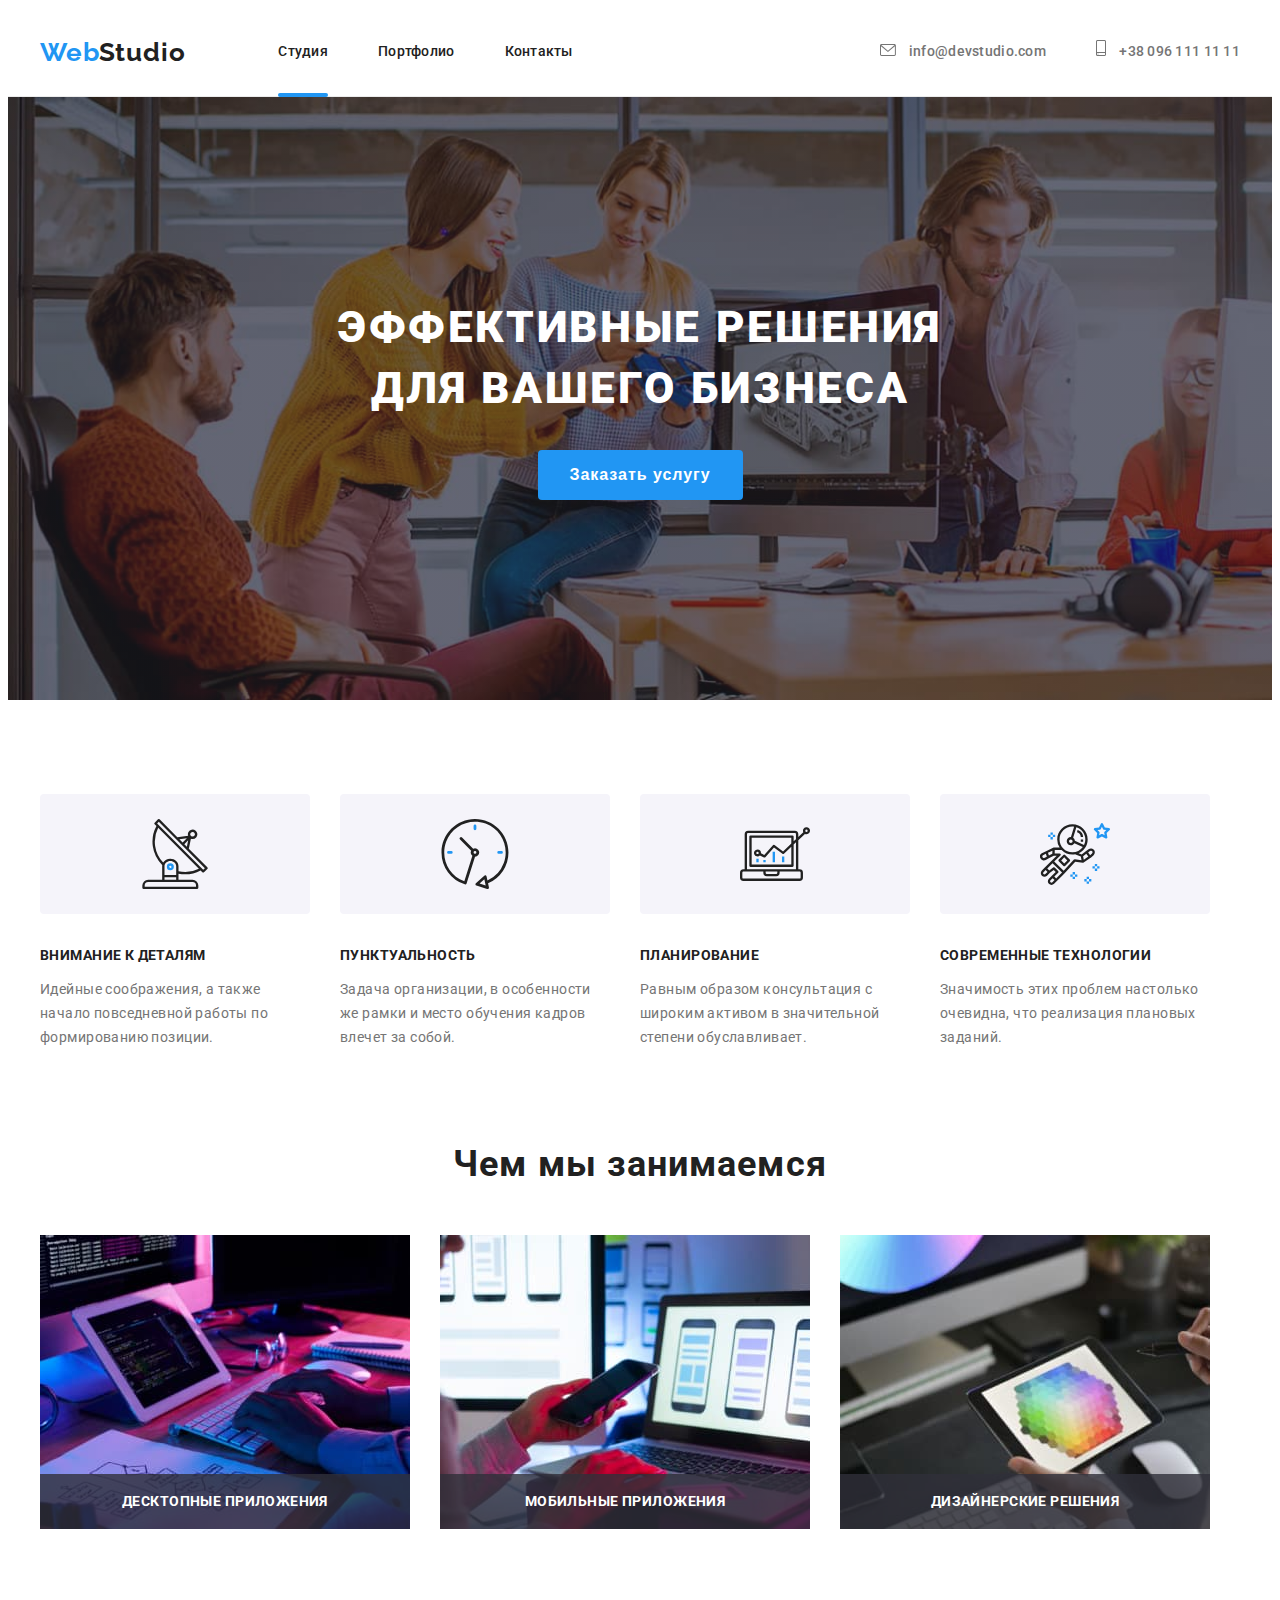
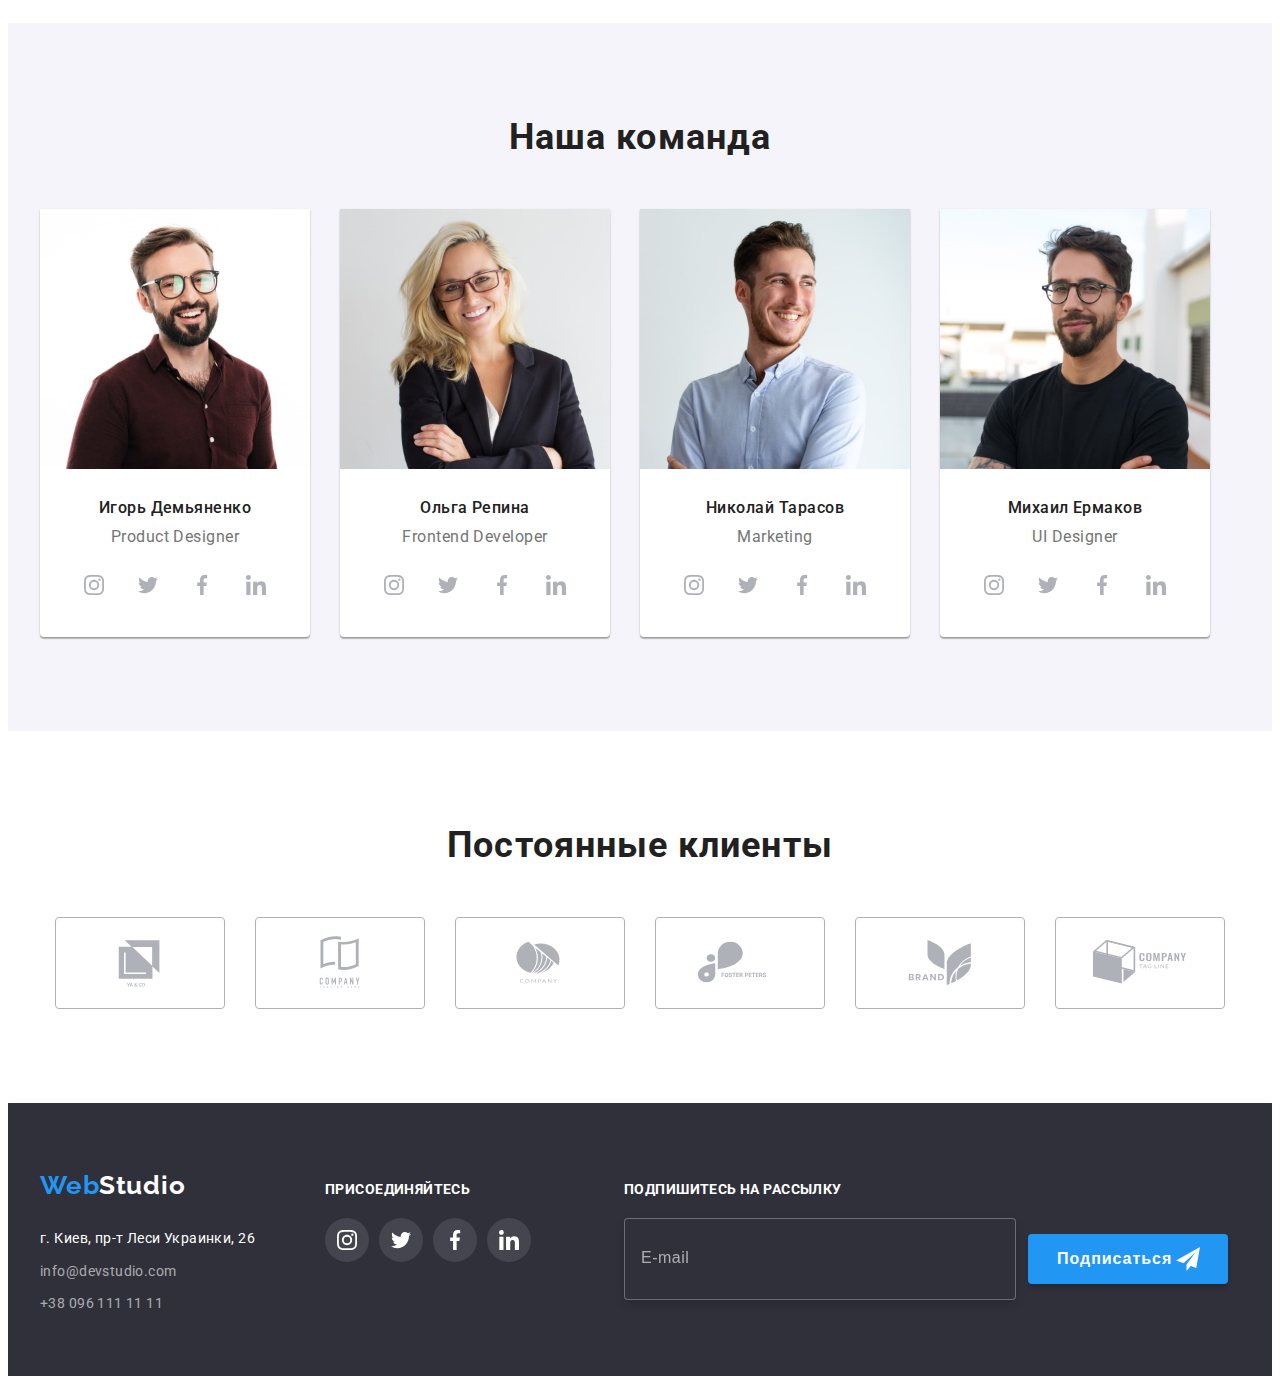
<file: index.html>
<!DOCTYPE html>
<html lang="ru">

<head>
  <meta charset="UTF-8" />
  <meta http-equiv="X-UA-Compatible" content="IE=edge" />
  <meta name="viewport" content="width=device-width, initial-scale=1.0" />
  <title>WebStudio</title>
  <link
    href="https://fonts.googleapis.com/css2?family=Montserrat:wght@400;700&family=Raleway:wght@700&family=Roboto:wght@400;500;700;900&display=swap"
    rel="stylesheet" />
  <link rel="stylesheet" href="https://cdnjs.cloudflare.com/ajax/libs/modern-normalize/1.1.0/modern-normalize.min.css"
    integrity="sha512-wpPYUAdjBVSE4KJnH1VR1HeZfpl1ub8YT/NKx4PuQ5NmX2tKuGu6U/JRp5y+Y8XG2tV+wKQpNHVUX03MfMFn9Q=="
    crossorigin="anonymous" referrerpolicy="no-referrer" />
  <link rel="stylesheet" href="./css/main.css" />
</head>

<body>
  <!-- Шапка -->
  <header class="header-page">
    <div class="conteiner nav--center">
      <nav class="site-nav">
        <a href="./index.html" class="">
          <span class="site-nav__first-name">Web</span>
          <span class="site-nav__second-name">Studio</span>
        </a>
        <ul class="site-nav__text">
          <li class="site-nav__item">
            <a href="./index.html" class="site-nav__link site-nav__link--current">Студия</a>
          </li>
          <li class="site-nav__item">
            <a href="./portfolio.html" class="site-nav__link">Портфолио</a>
          </li>
          <li class="site-nav__item"><a href="" class="site-nav__link">Контакты</a></li>
        </ul>
      </nav>
      <div>
        <ul class="contacts">
          <li class="contacts__item">
            <a href="mailto:info@devstudio.com" class="contacts__link ">
              <svg class="contacts__icon-envelope">
                <use href="./images/icons/icons.svg#icon-envelope"></use>
              </svg>
              info@devstudio.com</a>
          </li>
          <li class="contacts__item">
            <a href="tel:+380961111111" class="contacts__link ">
              <svg class="contacts__icon-smartphone">
                <use href="./images/icons/icons.svg#icon-smartphone"></use>
              </svg>
              +38 096 111 11 11</a>
          </li>
        </ul>
      </div>
    </div>
  </header>
  <main>
    <!--Контент-->
    <section class="hero">
      <div class="conteiner">
        <h1 class="hero__title">
          Эффективные решения <br />
          для вашего бизнеса
        </h1>
        <button type="button" class="hero__button" data-modal-open>
          Заказать услугу
        </button>
      </div>
    </section>
    <section class="section">
      <div class="conteiner ">
        <h2 class="visually-hidden">Преимущества</h2>
        <ul class="features-item">
          <li class="features__text">
            <div class="features__icon">
              <svg width="70px" height="70px">
                <use href="./images/icons/icons.svg#icon-antenna"></use>
              </svg>
            </div>
            <h3 class="features__title">Внимание к деталям</h3>
            <p>
              Идейные соображения, а также начало повседневной работы по
              формированию позиции.
            </p>
          </li>
          <li class="features__text">
            <div class="features__icon">
              <svg width="70px" height="70px">
                <use href="./images/icons/icons.svg#icon-clock"></use>
              </svg>
            </div>
            <h3 class="features__title">Пунктуальность</h3>
            <p>
              Задача организации, в особенности же рамки и место обучения
              кадров влечет за собой.
            </p>
          </li>
          <li class="features__text">
            <div class="features__icon">
              <svg width="70px" height="70px">
                <use href="./images/icons/icons.svg#icon-diagram"></use>
              </svg>
            </div>
            <h3 class="features__title">Планирование</h3>
            <p>
              Равным образом консультация с широким активом в значительной
              степени обуславливает.
            </p>
          </li>
          <li class="features__text">
            <div class="features__icon">
              <svg width="70px" height="70px">
                <use href="./images/icons/icons.svg#icon-astronaut"></use>
              </svg>
            </div>
            <h3 class="features__title">Современные технологии</h3>
            <p>
              Значимость этих проблем настолько очевидна, что реализация
              плановых заданий.
            </p>
          </li>
        </ul>
      </div>
    </section>
    <!--Чем мы занимаемся-->
    <section class="specialization-page">
      <div class="conteiner specialization-list">
        <h2 class="specialization">Чем мы занимаемся</h2>
        <div>
          <ul class="pictures">
            <li class="pictures-items">
              <div class="thumb">
                <p class="pictures-label">Десктопные приложения</p>
                <img src="images/img1.jpg" alt="Разработка приложений" width="370" />
              </div>
            </li>
            <li class="pictures-items">
              <div class="thumb">
                <p class="pictures-label">Мобильные приложения</p>
                <img src="images/img2.jpg" alt="Разработка приложений" width="370" />
              </div>
            </li>
            <li class="pictures-items">
              <div class="thumb">
                <p class="pictures-label">Дизайнерские решения</p>
                <img src="images/img3.jpg" alt="Разработка приложений" width="370" />
              </div>
            </li>
          </ul>
        </div>
      </div>
    </section>
    <!--Наша команда-->
    <section class="staff-list section">
      <div class="conteiner staff-page">
        <h2 class="staff">Наша команда</h2>
        <ul class="staff-items">
          <li class="list-of-staff">
            <img src="images/team/member1.jpg" alt="участник команды" width="270" />
            <div class="staff-content">
              <h3 class="staff-name">Игорь Демьяненко</h3>
              <p class="staff-position">Product Designer</p>
            </div>
            <ul class="staff-soc-list">
              <li class="staff-soc-item">
                <a href="" class="staff-soc-link">
                  <svg class="staff-soc-icon" width="20" height="20">
                    <use href="./images/icons/icons.svg#icon-instagram"></use>
                  </svg>
                </a>
              </li>
              <li class="staff-soc-item">
                <a class="staff-soc-link" href="">
                  <svg class="staff-soc-icon" width="20" height="20">
                    <use href="./images/icons/icons.svg#icon-twitter"></use>
                  </svg>
                </a>
              </li>
              <li class="staff-soc-item">
                <a class="staff-soc-link" href="">
                  <svg class="staff-soc-icon" width="20" height="20">
                    <use href="./images/icons/icons.svg#icon-facebook"></use>
                  </svg>
                </a>
              </li>
              <li class="staff-soc-item">
                <a class="staff-soc-link" href="">
                  <svg class="staff-soc-icon" width="20" height="20">
                    <use href="./images/icons/icons.svg#icon-linkedin"></use>
                  </svg>
                </a>
              </li>
            </ul>
          </li>

          <li class="list-of-staff">
            <img src="images/team/member4.jpg" alt="участник команды" width="270" />
            <div class="staff-content">
              <h3 class="staff-name">Ольга Репина</h3>
              <p class="staff-position">Frontend Developer</p>
            </div>
            <ul class="staff-soc-list">
              <li class="staff-soc-item">
                <a href="" class="staff-soc-link">
                  <svg class="staff-soc-icon" width="20" height="20">
                    <use href="./images/icons/icons.svg#icon-instagram"></use>
                  </svg>
                </a>
              </li>
              <li class="staff-soc-item">
                <a class="staff-soc-link" href="">
                  <svg class="staff-soc-icon" width="20" height="20">
                    <use href="./images/icons/icons.svg#icon-twitter"></use>
                  </svg>
                </a>
              </li>
              <li class="staff-soc-item">
                <a class="staff-soc-link" href="">
                  <svg class="staff-soc-icon" width="20" height="20">
                    <use href="./images/icons/icons.svg#icon-facebook"></use>
                  </svg>
                </a>
              </li>
              <li class="staff-soc-item">
                <a class="staff-soc-link" href="">
                  <svg class="staff-soc-icon" width="20" height="20">
                    <use href="./images/icons/icons.svg#icon-linkedin"></use>
                  </svg>
                </a>
              </li>
            </ul>
          </li>
          <li class="list-of-staff">
            <img src="images/team/member3.jpg" alt="участник команды" width="270" />
            <div class="staff-content">
              <h3 class="staff-name">Николай Тарасов</h3>
              <p class="staff-position">Marketing</p>
            </div>
            <ul class="staff-soc-list">
              <li class="staff-soc-item">
                <a href="" class="staff-soc-link">
                  <svg class="staff-soc-icon" width="20" height="20">
                    <use href="./images/icons/icons.svg#icon-instagram"></use>
                  </svg>
                </a>
              </li>
              <li class="staff-soc-item">
                <a class="staff-soc-link" href="">
                  <svg class="staff-soc-icon" width="20" height="20">
                    <use href="./images/icons/icons.svg#icon-twitter"></use>
                  </svg>
                </a>
              </li>
              <li class="staff-soc-item">
                <a class="staff-soc-link" href="">
                  <svg class="staff-soc-icon" width="20" height="20">
                    <use href="./images/icons/icons.svg#icon-facebook"></use>
                  </svg>
                </a>
              </li>
              <li class="staff-soc-item">
                <a class="staff-soc-link" href="">
                  <svg class="staff-soc-icon" width="20" height="20">
                    <use href="./images/icons/icons.svg#icon-linkedin"></use>
                  </svg>
                </a>
              </li>
            </ul>
          </li>
          <li class="list-of-staff">
            <img src="images/team/member2.jpg" alt="участник команды" width="270" />
            <div class="staff-content">
              <h3 class="staff-name">Михаил Ермаков</h3>
              <p class="staff-position">UI Designer</p>
            </div>
            <ul class="staff-soc-list">
              <li class="staff-soc-item">
                <a href="" class="staff-soc-link">
                  <svg class="staff-soc-icon" width="20" height="20">
                    <use href="./images/icons/icons.svg#icon-instagram"></use>
                  </svg>
                </a>
              </li>
              <li class="staff-soc-item">
                <a class="staff-soc-link" href="">
                  <svg class="staff-soc-icon" width="20" height="20">
                    <use href="./images/icons/icons.svg#icon-twitter"></use>
                  </svg>
                </a>
              </li>
              <li class="staff-soc-item">
                <a class="staff-soc-link" href="">
                  <svg class="staff-soc-icon" width="20" height="20">
                    <use href="./images/icons/icons.svg#icon-facebook"></use>
                  </svg>
                </a>
              </li>
              <li class="staff-soc-item">
                <a class="staff-soc-link" href="">
                  <svg class="staff-soc-icon" width="20" height="20">
                    <use href="./images/icons/icons.svg#icon-linkedin"></use>
                  </svg>
                </a>
              </li>
            </ul>
          </li>
        </ul>
      </div>
    </section>
    <!-- Постоянные клиенты -->
    <section class="section clients">
      <div class="conteiner">
        <h2 class="clients-title">Постоянные клиенты</h2>
        <ul class="clients-icon">
          <li class="icon-item">
            <a href="" class="client-link" rel="noopener noreferrer">
              <svg class="clients-logo" width="106" height="60">
                <use href="./images/icons/icons.svg#icon-Logo"></use>
              </svg>
            </a>
          </li>
          <li class="icon-item">
            <a href="" class="client-link" rel="noopener noreferrer">
              <svg class="clients-logo" width="106" height="60">
                <use href="./images/icons/icons.svg#icon-Logo-1"></use>
              </svg>
            </a>
          </li>
          <li class="icon-item">
            <a href="" class="client-link" rel="noopener noreferrer">
              <svg class="clients-logo" width="106" height="60">
                <use href="./images/icons/icons.svg#icon-Logo-2"></use>
              </svg>
            </a>
          </li>
          <li class="icon-item">
            <a href="" class="client-link" rel="noopener noreferrer">
              <svg class="clients-logo" width="106" height="60">
                <use href="./images/icons/icons.svg#icon-Logo-3"></use>
              </svg>
            </a>
          </li>
          <li class="icon-item">
            <a href="" class="client-link" rel="noopener noreferrer">
              <svg class="clients-logo" width="106" height="60">
                <use href="./images/icons/icons.svg#icon-Logo-4"></use>
              </svg>
            </a>
          </li>
          <li class="icon-item">
            <a href="" class="client-link" rel="noopener noreferrer">
              <svg class="clients-logo" width="106" height="60">
                <use href="./images/icons/icons.svg#icon-Logo-5"></use>
              </svg>
            </a>
          </li>
        </ul>
      </div>
    </section>
  </main>

  <footer class="bottom-of-page">
    <div class="conteiner footer-page">
      <div class="footer-page-item">
        <a href="./index.html" class="footer-logo">
          <span class="site-nav__first-name">Web</span>
          <span class="second-white-name">Studio</span>
        </a>
        <address class="footer-address">
          <ul>
            <li class="footer-link">
              <a href="https://goo.gl/maps/RnnbkNrS6wdJZtrh9" class="map-link" target="_blank"
                rel="noopener nofollow noreferrer">г. Киев, пр-т Леси Украинки, 26</a>
            </li>
            <li class="footer-link">
              <a href="mailto:info@devstudio.com" class="contacts-link-fut">info@devstudio.com</a>
            </li>
            <li class="footer-link">
              <a href="tel:+380961111111" class="contacts-link-fut">+38 096 111 11 11</a>
            </li>
          </ul>
        </address>
      </div>
      <div class="footer-page-item">
        <h3 class="join">присоединяйтесь</h3>
        <ul class="footer-soc-list">
          <li class="footer-soc-item">
            <a href="" class="footer-soc-link">
              <svg class="footer-soc-icon" width="20" height="20">
                <use href="./images/icons/icons.svg#icon-instagram"></use>
              </svg>
            </a>
          </li>
          <li class="footer-soc-item">
            <a class="footer-soc-link" href="">
              <svg class="footer-soc-icon" width="20" height="20">
                <use href="./images/icons/icons.svg#icon-twitter"></use>
              </svg>
            </a>
          </li>
          <li class="footer-soc-item">
            <a class="footer-soc-link" href="">
              <svg class="footer-soc-icon" width="20" height="20">
                <use href="./images/icons/icons.svg#icon-facebook"></use>
              </svg>
            </a>
          </li>
          <li class="footer-soc-item">
            <a class="footer-soc-link" href="">
              <svg class="footer-soc-icon" width="20" height="20">
                <use href="./images/icons/icons.svg#icon-linkedin"></use>
              </svg>
            </a>
          </li>
        </ul>
      </div>

      <form class="modal-box">
        <label for="mail" class="soc-spam">Подпишитесь на рассылку</label>
        <div class="submit-box">
          <input id="mail" type="email" name="email" placeholder="E-mail" class="imput-email" />
          <button type="submit" class="submit-btn">
            <span class="name-btn">Подписаться</span>
            <svg class="modal-icon" width="24" height="24">
              <use href="./images/icons/icons.svg#icon-telegram"></use>
            </svg>
          </button>
        </div>
      </form>
    </div>
  </footer>
  <div class="backdrop is-hidden" data-modal>
    <div class="modal">
      <button type="button" class="modal-close-btn" data-modal-close>
        <svg class="close-btn-icon" width="30" height="30">
          <use href="./images/icons/icons.svg#icon-close-black"></use>
        </svg>
      </button>
      <p class="modal-title">Оставьте свои данные, мы вам перезвоним</p>
      <form class="modal-form">

        <div class="modal-field">
          <label class="modal-label" for="name">Имя</label>
          <div class="modal-input-box">
            <input type="text" class="modal-input" name="user-name" placeholder=" " required id="name" />
            <svg class="icon-input" width="18" height="18">
              <use href="./images/icons/icons.svg#icon-person-black"></use>
            </svg>
          </div>
        </div>

        <div class="modal-field">
          <label class="modal-label" for="user-tel">Телефон</label>
          <div class="modal-input-box">
            <input type="tel" class="modal-input" name="user-tel" placeholder=" " required id="user-tel" />
            <svg class="icon-input" width="18" height="18">
              <use href="./images/icons/icons.svg#icon-phone-black"></use>
            </svg>
          </div>
        </div>

        <div class="modal-field">
          <label class="modal-label" for="user-email">Почта</label>
          <div class="modal-input-box">
            <input type="email" class="modal-input" name="user-email" placeholder=" " required id="user-email" />
            <svg class="icon-input" width="18" height="18">
              <use href="./images/icons/icons.svg#icon-email-black"></use>
            </svg>
          </div>
        </div>

        <label class="modal-label comment">
          Комментарий
          <textarea name="user-comment" class="modal-comment"></textarea>
        </label>

        <div class="polici-box">
          <input id="polici" type="checkbox" name="polici" class="input-polici visually-hidden"  value="polici" />
          <label for="polici" class="modal-polici">
            <span>
              <svg class="icon-polici " width="16" height="15">
                <use href="./images/icons/icons.svg#icon-icon-check"></use>
              </svg>
            </span>
            Соглашаюсь с рассылкой и принимаю
            <a href="" class="polici-link">Условия договора</a>
          </label>
        </div>

        <div class="modal-button">
          <button type="submit" class="send-btn">Отправить</button>
        </div>
      </form>
    </div>
  </div>
  <script src="./js/modal.js"></script>
</body>

</html>
</file>
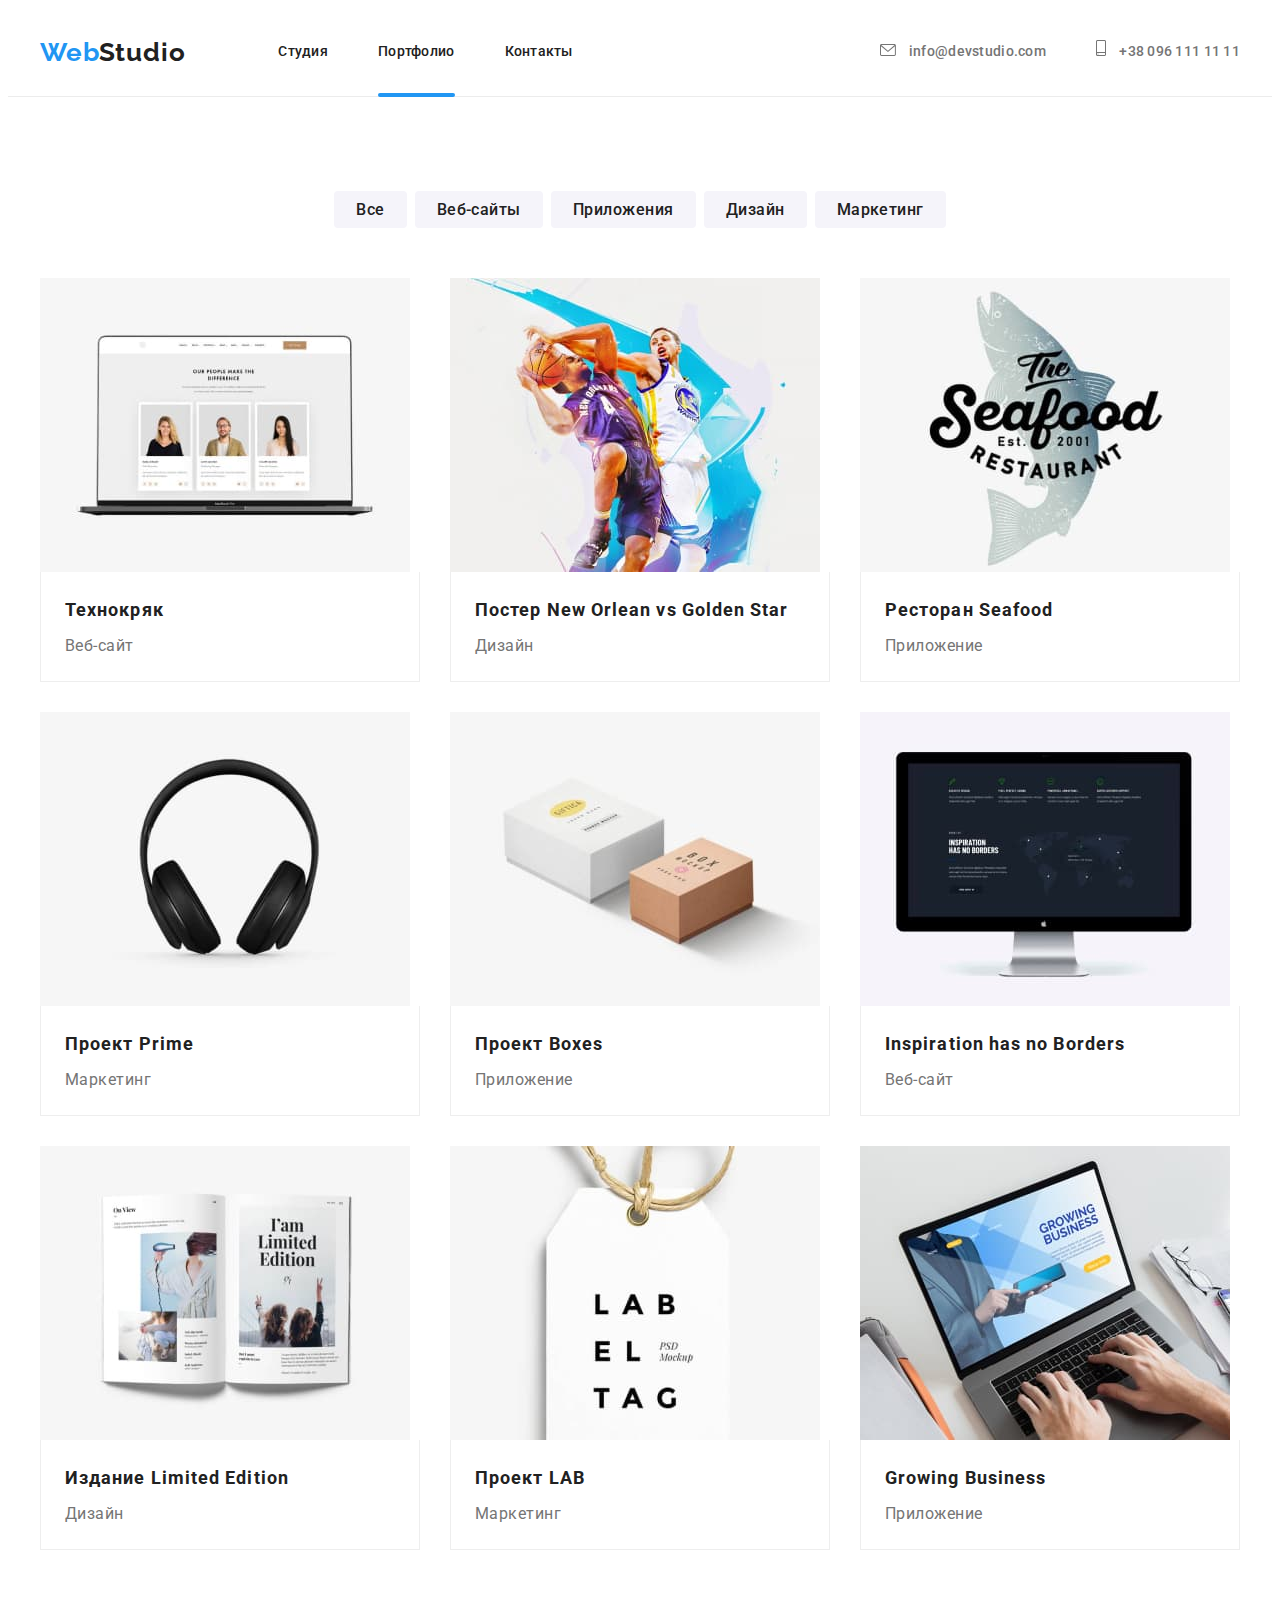
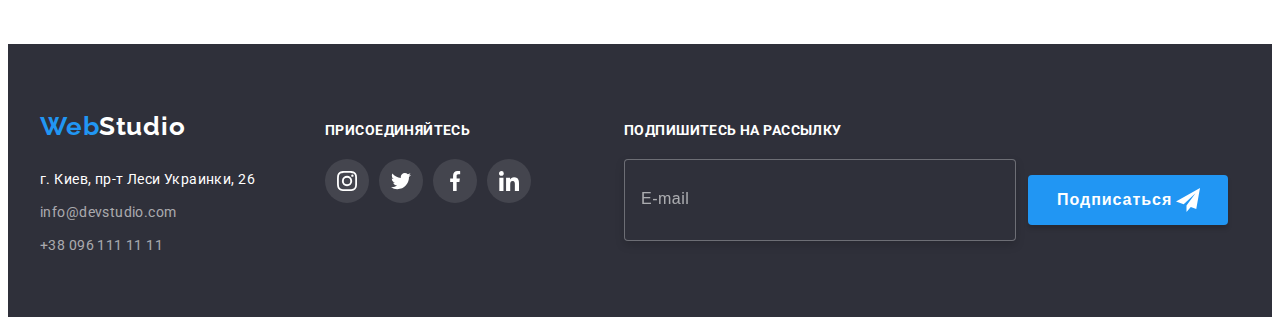
<file: portfolio.html>
<!DOCTYPE html>
<html lang="en">

<head>
  <meta charset="UTF-8" />
  <meta http-equiv="X-UA-Compatible" content="IE=edge" />
  <meta name="viewport" content="width=device-width, initial-scale=1.0" />
  <title>Portfolio</title>
  <link
    href="https://fonts.googleapis.com/css2?family=Montserrat:wght@400;700&family=Raleway:wght@700&family=Roboto:wght@400;500;700;900&display=swap"
    rel="stylesheet" />
  <link rel="stylesheet" href="https://cdnjs.cloudflare.com/ajax/libs/modern-normalize/1.1.0/modern-normalize.min.css"
    integrity="sha512-wpPYUAdjBVSE4KJnH1VR1HeZfpl1ub8YT/NKx4PuQ5NmX2tKuGu6U/JRp5y+Y8XG2tV+wKQpNHVUX03MfMFn9Q=="
    crossorigin="anonymous" referrerpolicy="no-referrer" />
  <link rel="stylesheet" href="./css/main.css" />
</head>

<body>
  <!-- Шапка -->
  <header class="header-page">
    <div class="conteiner nav--center">
      <nav class="site-nav">
        <a href="./index.html" class="">
          <span class="site-nav__first-name">Web</span>
          <span class="site-nav__second-name">Studio</span>
        </a>
        <ul class="site-nav__text">
          <li class="site-nav__item">
            <a href="./index.html" class="site-nav__link">Студия</a>
          </li>
          <li class="site-nav__item">
            <a href="./portfolio.html" class="site-nav__link site-nav__link--current">Портфолио</a>
          </li>
          <li class="site-nav__item"><a href="" class="site-nav__link">Контакты</a></li>
        </ul>
      </nav>
      <div>
        <ul class="contacts">
          <li class="contacts__item">
            <a href="mailto:info@devstudio.com" class="contacts__link ">
              <svg class="contacts__icon-envelope">
                <use href="./images/icons/icons.svg#icon-envelope"></use>
              </svg>
              info@devstudio.com</a>
          </li>
          <li class="contacts__item">
            <a href="tel:+380961111111" class="contacts__link ">
              <svg class="contacts__icon-smartphone">
                <use href="./images/icons/icons.svg#icon-smartphone"></use>
              </svg>
              +38 096 111 11 11</a>
          </li>
        </ul>
      </div>
    </div>
  </header>
  <main>
    <section class="filter-page">
      <div class="conteiner button-box">
        <h1 class="filter visually-hidden">Фильтр</h1>
        <ul class="filter-list">
          <li class="version">
            <button type="button" class="filter-items">Все</button>
          </li>
          <li class="version">
            <button type="button" class="filter-items">Веб-сайты</button>
          </li>
          <li class="version">
            <button type="button" class="filter-items">Приложения</button>
          </li>
          <li class="version">
            <button type="button" class="filter-items">Дизайн</button>
          </li>
          <li class="version">
            <button type="button" class="filter-items">Маркетинг</button>
          </li>
        </ul>

        <h2 class="work visually-hidden">Наши работы</h2>
        <ul class="filter-card">
          <li class="card-item">
            <a href="./index.html" class="work-card">
              <div class="filter-thumb">
                <p class="filter-label">
                  Ресурс предлагает комплексные предложения с разным уровнем
                  функционала и сервисов. Все это позволит посетителю получить
                  исчерпывающие сведения о компании или частном лице.
                </p>

                <img src="./images/portfolio-img/img1.jpg" alt="Ноутбук с загруженым сайтом" width="370" />
              </div>
              <div class="card-descripcion">
                <h2 class="filter-name">Технокряк</h2>
                <p class="filter-text">Веб-сайт</p>
              </div>
            </a>
          </li>
          <li class="card-item">
            <a href="./index.html" class="work-card">
              <div class="filter-thumb">
                <p class="filter-label">
                  Ресурс предлагает комплексные предложения с разным уровнем
                  функционала и сервисов. Все это позволит посетителю получить
                  исчерпывающие сведения о компании или частном лице.
                </p>

                <img src="./images/portfolio-img/img2.jpg" alt="Постер 2 баскетболиста" width="370" />
              </div>
              <div class="card-descripcion">
                <h2 class="filter-name">Постер New Orlean vs Golden Star</h2>
                <p class="filter-text">Дизайн</p>
              </div>
            </a>
          </li>
          <li class="card-item">
            <a href="./index.html" class="work-card">
              <div class="filter-thumb">
                <p class="filter-label">
                  Ресурс предлагает комплексные предложения с разным уровнем
                  функционала и сервисов. Все это позволит посетителю получить
                  исчерпывающие сведения о компании или частном лице.
                </p>

                <img src="./images/portfolio-img/img3.jpg" alt="Логотип ресторана" width="370" />
              </div>
              <div class="card-descripcion">
                <h2 class="filter-name">Ресторан Seafood</h2>
                <p class="filter-text">Приложение</p>
              </div>
            </a>
          </li>
          <li class="card-item">
            <a href="./index.html" class="work-card">
              <div class="filter-thumb">
                <p class="filter-label">
                  Ресурс предлагает комплексные предложения с разным уровнем
                  функционала и сервисов. Все это позволит посетителю получить
                  исчерпывающие сведения о компании или частном лице.
                </p>

                <img src="./images/portfolio-img/img4.jpg" alt="Наушники" width="370" />
              </div>
              <div class="card-descripcion">
                <h2 class="filter-name">Проект Prime</h2>
                <p class="filter-text">Маркетинг</p>
              </div>
            </a>
          </li>
          <li class="card-item">
            <a href="./index.html" class="work-card">
              <div class="filter-thumb">
                <p class="filter-label">
                  Ресурс предлагает комплексные предложения с разным уровнем
                  функционала и сервисов. Все это позволит посетителю получить
                  исчерпывающие сведения о компании или частном лице.
                </p>

                <img src="./images/portfolio-img/img5.jpg" alt="Серая и белая коробка" width="370" />
              </div>
              <div class="card-descripcion">
                <h2 class="filter-name">Проект Boxes</h2>
                <p class="filter-text">Приложение</p>
              </div>
            </a>
          </li>
          <li class="card-item">
            <a href="./index.html" class="work-card">
              <div class="filter-thumb">
                <p class="filter-label">
                  Ресурс предлагает комплексные предложения с разным уровнем
                  функционала и сервисов. Все это позволит посетителю получить
                  исчерпывающие сведения о компании или частном лице.
                </p>

                <img src="./images/portfolio-img/img6.jpg" alt="Монитор с загруженым сайтом" width="370" />
              </div>
              <div class="card-descripcion">
                <h2 class="filter-name">Inspiration has no Borders</h2>
                <p class="filter-text">Веб-сайт</p>
              </div>
            </a>
          </li>
          <li class="card-item">
            <a href="./index.html" class="work-card">
              <div class="filter-thumb">
                <p class="filter-label">
                  Ресурс предлагает комплексные предложения с разным уровнем
                  функционала и сервисов. Все это позволит посетителю получить
                  исчерпывающие сведения о компании или частном лице.
                </p>

                <img src="./images/portfolio-img/img7.jpg" alt="Брошура с картинками " width="370" />
              </div>
              <div class="card-descripcion">
                <h2 class="filter-name">Издание Limited Edition</h2>
                <p class="filter-text">Дизайн</p>
              </div>
            </a>
          </li>
          <li class="card-item">
            <a href="./index.html" class="work-card">
              <div class="filter-thumb">
                <p class="filter-label">
                  Ресурс предлагает комплексные предложения с разным уровнем
                  функционала и сервисов. Все это позволит посетителю получить
                  исчерпывающие сведения о компании или частном лице.
                </p>

                <img src="./images/portfolio-img/img8.jpg" alt="Пример етикетки" width="370" />
              </div>
              <div class="card-descripcion">
                <h2 class="filter-name">Проект LAB</h2>
                <p class="filter-text">Маркетинг</p>
              </div>
            </a>
          </li>
          <li class="card-item">
            <a href="./index.html" class="work-card">
              <div class="filter-thumb">
                <p class="filter-label">
                  Ресурс предлагает комплексные предложения с разным уровнем
                  функционала и сервисов. Все это позволит посетителю получить
                  исчерпывающие сведения о компании или частном лице.
                </p>

                <img src="./images/portfolio-img/img9.jpg" alt="Ноутбук с открытым приложением" width="370" />
              </div>
              <div class="card-descripcion">
                <h2 class="filter-name">Growing Business</h2>
                <p class="filter-text">Приложение</p>
              </div>
            </a>
          </li>
        </ul>
      </div>
    </section>
  </main>

  <footer class="bottom-of-page">
    <div class="conteiner footer-page">
      <div class="footer-page-item">
        <a href="./index.html" class="footer-logo">
          <span class="site-nav__first-name">Web</span>
          <span class="second-white-name">Studio</span>
        </a>
        <address class="footer-address">
          <ul>
            <li class="footer-link">
              <a href="https://goo.gl/maps/RnnbkNrS6wdJZtrh9" class="map-link" target="_blank"
                rel="noopener nofollow noreferrer">г. Киев, пр-т Леси Украинки, 26</a>
            </li>
            <li class="footer-link">
              <a href="mailto:info@devstudio.com" class="contacts-link-fut">info@devstudio.com</a>
            </li>
            <li class="footer-link">
              <a href="tel:+380961111111" class="contacts-link-fut">+38 096 111 11 11</a>
            </li>
          </ul>
        </address>
      </div>
      <div class="footer-page-item">
        <h3 class="join">присоединяйтесь</h3>
        <ul class="footer-soc-list">
          <li class="footer-soc-item">
            <a href="" class="footer-soc-link">
              <svg class="footer-soc-icon" width="20" height="20">
                <use href="./images/icons/icons.svg#icon-instagram"></use>
              </svg>
            </a>
          </li>
          <li class="footer-soc-item">
            <a class="footer-soc-link" href="">
              <svg class="footer-soc-icon" width="20" height="20">
                <use href="./images/icons/icons.svg#icon-twitter"></use>
              </svg>
            </a>
          </li>
          <li class="footer-soc-item">
            <a class="footer-soc-link" href="">
              <svg class="footer-soc-icon" width="20" height="20">
                <use href="./images/icons/icons.svg#icon-facebook"></use>
              </svg>
            </a>
          </li>
          <li class="footer-soc-item">
            <a class="footer-soc-link" href="">
              <svg class="footer-soc-icon" width="20" height="20">
                <use href="./images/icons/icons.svg#icon-linkedin"></use>
              </svg>
            </a>
          </li>
        </ul>
      </div>
      <form class="modal-box">
        <label for="mail" class="soc-spam">Подпишитесь на рассылку</label>
        <div class="submit-box">
          <input id="mail" type="email" name="email" placeholder="E-mail" class="imput-email" />
          <button type="submit" class="submit-btn">
            <span class="name-btn">Подписаться</span>
            <svg class="modal-icon" width="24" height="24">
              <use href="./images/icons/icons.svg#icon-telegram"></use>
            </svg>
          </button>
        </div>
      </form>
    </div>
  </footer>
</body>

</html>
</file>
<file: css/main.css>
@charset "UTF-8";
:root {
  --primary-text-color: #757575;
  --primari-bacground-color: #ffffff;
  --background-secondery-color: #2f303a;
  --bacground-staff-color: #f5f4fa;
  --accent-color-text: #2196f3;
  --secondary-text-color: #212121;
  --secondary-contacts-color: rgba(255, 255, 255, 0.6);
  --bacground-hover-button: #188ce8;
  --border-color: #ececec;
  --card-gap: 30px;
  --border-portfolio: 1px solid rgba(238, 238, 238, 1);
  --transition-duration: 250ms;
  --transition-timing-function: cubic-bezier(0.4, 0, 0.2, 1);
  --fill-icon: rgba(175, 177, 184, 1);
}

.visually-hidden {
  position: absolute;
  width: 1px;
  height: 1px;
  margin: -1px;
  border: 0;
  padding: 0;
  white-space: nowrap;
  clip-path: inset(100%);
  clip: rect(0 0 0 0);
  overflow: hidden;
}

body {
  font-family: Roboto, sans-serif;
  font-weight: 400;
  font-size: 14px;
  letter-spacing: 0.03em;
  background-color: var(--primari-bacground-color);
  color: var(--primary-text-color);
}

a {
  font-style: normal;
  text-decoration: none;
}

h1,
h2,
h3,
h4,
h5,
h6 {
  margin-top: 0px;
  margin-bottom: 0px;
}

p {
  margin-top: 0px;
  margin-bottom: 0px;
}

ul {
  list-style: none;
  padding-left: 0px;
  margin-top: 0px;
  margin-bottom: 0px;
}

img {
  display: block;
  max-width: 100%;
  height: auto;
}

.section {
  padding-top: 94px;
  padding-bottom: 94px;
}

.conteiner {
  width: 1200px;
  padding-right: 15px;
  padding-left: 15px;
  margin-right: auto;
  margin-left: auto;
}

.modal-box {
  display: flex;
  justify-content: center;
  flex-direction: column;
  align-items: baseline;
  margin-left: 93px;
}

.submit-box {
  display: flex;
  justify-content: center;
  align-items: center;
}

.soc-spam {
  font-weight: 700;
  font-size: 14px;
  line-height: 1.14;
  letter-spacing: 0.03em;
  text-transform: uppercase;
  margin-bottom: 20px;
  color: var(--primari-bacground-color);
}

.imput-email {
  width: 358px;
  height: 50px;
  padding: 15px 16px;
  margin-right: 12px;
  background-color: var(--background-secondery-color);
  border: 1px solid rgba(255, 255, 255, 0.3);
  filter: drop-shadow(0px 4px 4px rgba(0, 0, 0, 0.15));
  border-radius: 4px;
}
.imput-email:focus {
  border: 1px solid var(--accent-color-text);
  filter: drop-shadow(0px 4px 4px var(--accent-color-text));
}
.imput-email::placeholder {
  font-weight: 400;
  font-size: 16px;
  line-height: 1.25;
  letter-spacing: 0.03em;
  color: rgba(255, 255, 255, 0.6);
}
.imput-email:not(placeholder) {
  color: var(--primari-bacground-color);
}

.submit-btn {
  position: relative;
  width: 200px;
  height: 50px;
  font-weight: 700;
  font-size: 16px;
  line-height: 1.88;
  letter-spacing: 0.06em;
  border: none;
  background: var(--accent-color-text);
  box-shadow: 0px 4px 4px rgba(0, 0, 0, 0.15);
  border-radius: 4px;
  color: var(--primari-bacground-color);
  transition: bacground-color var(--transition-duration) var(--transition-timing-function);
}
.submit-btn:hover, .submit-btn:focus {
  background-color: var(--bacground-hover-button);
}

.name-btn {
  position: absolute;
  left: 29px;
  top: 50%;
  transform: translateY(-50%);
  margin-right: 10px;
}

.modal-icon {
  position: absolute;
  right: 28px;
  top: 50%;
  transform: translateY(-50%);
  width: 24px;
  height: 24px;
}

.footer-page {
  display: flex;
  align-items: baseline;
}

.footer-page-item + .footer-page-item {
  margin-left: 70px;
}

.join {
  margin-bottom: 20px;
  font-size: 14px;
  line-height: 1.14;
  letter-spacing: 0.03em;
  text-transform: uppercase;
  color: var(--primari-bacground-color);
}

.footer-soc-list {
  display: flex;
  justify-content: center;
  padding-bottom: 30px;
}

.footer-soc-item + .footer-soc-item {
  margin-left: 10px;
}

.footer-soc-link {
  width: 44px;
  height: 44px;
  background-color: rgba(255, 255, 255, 0.1);
  border-radius: 50%;
  display: flex;
  justify-content: center;
  align-items: center;
  color: var(--primari-bacground-color);
  transition: color var(--transition-duration) var(--transition-timing-function), background-color var(--transition-duration) var(--transition-timing-function);
}
.footer-soc-link:hover, .footer-soc-link:focus {
  background-color: var(--accent-color-text);
  color: var(--primari-bacground-color);
}

.footer-soc-icon {
  fill: currentColor;
}

.site-nav,
.contacts {
  font-weight: 500;
  font-size: 14px;
  line-height: 1.7;
  letter-spacing: 0.02em;
}

/* Логотип */
.site-nav__first-name,
.site-nav__second-name,
.second-white-name {
  font-family: "Raleway";
  font-weight: 700;
  font-size: 26px;
  line-height: 1.7;
  letter-spacing: 0.03em;
  width: 145px;
}

.site-nav__first-name {
  color: #2196f3;
  margin-right: -4px;
}

.site-nav__second-name {
  color: var(--secondary-text-color);
}

.second-white-name {
  color: var(--primari-bacground-color);
}

/* ссылки на страницы */
.site-nav__link {
  color: var(--secondary-text-color);
  transition: color var(--transition-duration) var(--transition-timing-function);
}

.site-nav,
.link:hover,
.site-nav,
.link:focus {
  color: var(--accent-color-text);
}

.site-nav .site-nav__link.current {
  color: var(--accent-color-text);
}

.site-nav__link--current {
  position: relative;
}
.site-nav__link--current::after {
  content: "";
  display: block;
  position: absolute;
  left: 0;
  bottom: -1px;
  width: 100%;
  height: 4px;
  margin-top: 28px;
  border-radius: 2px;
  background: var(--accent-color-text);
}

.site-nav__link {
  position: relative;
}
.site-nav__link:hover::after {
  content: "";
  display: block;
  position: absolute;
  left: 0;
  bottom: -1px;
  width: 100%;
  height: 4px;
  margin-top: 28px;
  border-radius: 2px;
  background: var(--accent-color-text);
}

/* ссылки на контакты */
.contacts__link,
.contacts-link-fut,
.map-link {
  line-height: 1.7;
  list-style: none;
}

.contacts__link {
  color: var(--primary-text-color);
  transition: color var(--transition-duration) var(--transition-timing-function);
}
.contacts__link:hover, .contacts__link:focus {
  color: var(--accent-color-text);
}

.nav--center {
  display: flex;
  align-items: center;
}

.header-page {
  border-bottom: 1px solid var(--border-color);
}

.site-nav {
  display: flex;
  align-items: center;
  margin-right: auto;
}

.site-nav__text {
  display: flex;
  padding-left: 0;
  margin-left: 93px;
}
.site-nav__text .site-nav__item + .site-nav__item {
  margin-left: 50px;
}

.site-nav__item .site-nav__link {
  display: block;
  padding-top: 32px;
  padding-bottom: 32px;
}

/* Контакты */
.contacts {
  display: flex;
  padding-left: 0px;
}

.contacts__item + .contacts__item {
  margin-left: 50px;
}

/* --ICON-HEADER-- */
.contacts__icon-envelope {
  width: 16px;
  height: 12px;
  margin-right: 10px;
  fill: var(--primary-text-color);
  transition: fill var(--transition-duration) var(--transition-timing-function);
}
.contacts__link:hover .contacts__icon-envelope, .contacts__link:focus .contacts__icon-envelope {
  fill: var(--accent-color-text);
}

.contacts__icon-smartphone {
  width: 10px;
  height: 16px;
  margin-right: 10px;
  fill: var(--primary-text-color);
  transition: fill var(--transition-duration) var(--transition-timing-function);
}
.contacts__link:hover .contacts__icon-smartphone, .contacts__link:focus .contacts__icon-smartphone {
  fill: var(--accent-color-text);
}

.hero {
  text-align: center;
  background-color: var(--background-secondery-color);
  padding-top: 200px;
  padding-bottom: 200px;
  max-width: 1600px;
  margin-right: auto;
  margin-left: auto;
  background-repeat: no-repeat;
  background-image: linear-gradient(to right, rgba(47, 48, 58, 0.4), rgba(47, 48, 58, 0.4)), url(../images/background-image/hero-bg.jpg);
  background-size: cover;
}

.hero__title {
  margin-bottom: 30px;
  font-weight: 900;
  font-size: 44px;
  line-height: 1.4;
  text-align: center;
  letter-spacing: 0.06em;
  text-transform: uppercase;
  color: var(--primari-bacground-color);
}

.hero__button {
  padding: 10px 32px;
  border-radius: 4px;
  border: none;
  font-weight: 700;
  font-size: 16px;
  line-height: 1.9;
  letter-spacing: 0.06em;
  background-color: var(--accent-color-text);
  color: var(--primari-bacground-color);
  cursor: pointer;
  transition: background-color var(--transition-duration) var(--transition-timing-function);
}
.hero__button:hover, .hero__button:focus {
  background-color: var(--bacground-hover-button);
}

.features {
  font-weight: 700;
  font-size: 36px;
  line-height: 1.16;
  text-align: center;
  letter-spacing: 0.03em;
  color: #212121;
}
.features__text {
  width: 270px;
}

.features-item {
  display: flex;
  line-height: 1.7;
}
.features-item :not(:last-child) {
  margin-right: 30px;
}

.features__title {
  margin-bottom: 10px;
  font-weight: 700;
  font-size: 14px;
  line-height: 1.7;
  letter-spacing: 0.03em;
  text-transform: uppercase;
  color: var(--secondary-text-color);
}

.features__icon {
  width: 270px;
  height: 120px;
  margin-bottom: 30px;
  display: inline-flex;
  justify-content: center;
  align-items: center;
  background: #f5f4fa;
  border-radius: 4px;
}

.specialization {
  margin-bottom: 50px;
}
.specialization-page {
  padding-bottom: 94px;
}

.pictures {
  display: flex;
}
.pictures-items:not(:last-child) {
  margin-right: 30px;
}

.thumb {
  position: relative;
}

.pictures-label {
  position: absolute;
  width: 100%;
  left: 0;
  bottom: 0;
  padding: 27px 0 27px 0;
  font-weight: 700;
  font-size: 14px;
  line-height: 1.14px;
  text-align: center;
  letter-spacing: 0.03em;
  text-transform: uppercase;
  color: var(--primari-bacground-color);
  background: rgba(47, 48, 58, 0.8);
}

.specialization,
.staff,
.clients-title {
  font-weight: 700;
  font-size: 36px;
  line-height: 1.16;
  text-align: center;
  letter-spacing: 0.03em;
  color: #212121;
}

.staff-items {
  display: flex;
}

.list-of-staff {
  box-shadow: 0px 1px 3px rgba(0, 0, 0, 0.12), 0px 1px 1px rgba(0, 0, 0, 0.14), 0px 2px 1px rgba(0, 0, 0, 0.2);
  border-radius: 0px 0px 4px 4px;
  background: var(--primari-bacground-color);
}
.list-of-staff:not(:last-child) {
  margin-right: 30px;
}

.staff {
  margin-bottom: 50px;
}

.staff-name {
  margin-bottom: 10px;
  font-weight: 500;
  font-size: 16px;
  line-height: 1.18;
  text-align: center;
  letter-spacing: 0.03em;
  color: #212121;
}

.staff-position {
  font-size: 16px;
  line-height: 1.18;
  text-align: center;
  letter-spacing: 0.03em;
}

.staff-content {
  padding-top: 30px;
  margin-bottom: 16px;
}

.staff-list {
  background: var(--bacground-staff-color);
}

.staff-soc-list {
  display: flex;
  justify-content: center;
  padding-bottom: 30px;
}

.staff-soc-item + .staff-soc-item {
  margin-left: 10px;
}

.staff-soc-link {
  width: 44px;
  height: 44px;
  background-color: #ffffff;
  border-radius: 50%;
  display: flex;
  justify-content: center;
  align-items: center;
  color: var(--fill-icon);
  transition: color var(--transition-duration) var(--transition-timing-function), background-color var(--transition-duration) var(--transition-timing-function);
}
.staff-soc-link:hover, .staff-soc-link:focus {
  background-color: var(--accent-color-text);
  color: var(--primari-bacground-color);
}

.staff-soc-icon {
  fill: currentColor;
}

.clients-icon {
  display: flex;
  justify-content: center;
}

.clients-title {
  margin-bottom: 50px;
}

.icon-item + .icon-item {
  margin-left: 30px;
}

.client-link {
  width: 170px;
  height: 92px;
  background-color: #ffffff;
  border-radius: 4px;
  box-sizing: border-box;
  border: 1px solid #afb1b8;
  display: flex;
  justify-content: center;
  align-items: center;
  color: var(--fill-icon);
  transition: color var(--transition-duration) var(--transition-timing-function), border var(--transition-duration) var(--transition-timing-function);
}
.client-link:hover, .client-link:focus {
  color: var(--accent-color-text);
  border: 1px solid var(--accent-color-text);
}

.clients-logo {
  fill: currentColor;
}

.footer-logo {
  display: block;
  margin-bottom: 20px;
}

.contacts-link-fut {
  color: var(--secondary-contacts-color);
  transition: color var(--transition-duration) var(--transition-timing-function);
}
.contacts-link-fut:hover, .contacts-link-fut:focus {
  color: var(--accent-color-text);
}

.map-link {
  color: var(--primari-bacground-color);
  transition: color 250ms cubic-bezier(0.4, 0, 0.2, 1);
}
.map-link:hover, .map-link:focus {
  color: var(--accent-color-text);
}

.footer-link:not(:last-child) {
  margin-bottom: 9px;
}

.bottom-of-page {
  padding-top: 60px;
  padding-bottom: 60px;
  background-color: var(--background-secondery-color);
}

.filter-page {
  padding-top: 94px;
  padding-bottom: 94px;
}

.filter-list {
  display: flex;
  justify-content: center;
}
.filter-list {
  margin-bottom: 50px;
}

.version + .version {
  margin-left: 8px;
}

.filter-items {
  padding: 6px 22px;
  border-radius: 4px;
  border: none;
  font-family: "Roboto";
  font-style: normal;
  font-weight: 500;
  font-size: 16px;
  line-height: 1.6;
  cursor: pointer;
  letter-spacing: 0.03em;
  text-align: center;
  color: var(--secondary-text-color);
  background-color: var(--bacground-staff-color);
  transition: color var(--transition-duration) var(--transition-timing-function), background-color var(--transition-duration) var(--transition-timing-function), box-shadow var(--transition-duration) var(--transition-timing-function);
}
.filter-items:hover, .filter-items:focus {
  color: var(--primari-bacground-color);
  background-color: var(--accent-color-text);
  box-shadow: 0px 3px 1px rgba(0, 0, 0, 0.1), 0px 1px 2px rgba(0, 0, 0, 0.08), 0px 2px 2px rgba(0, 0, 0, 0.12);
}

.filter-name {
  margin-bottom: 4px;
  font-weight: 700;
  font-size: 18px;
  line-height: 2;
  letter-spacing: 0.06em;
  color: var(--secondary-text-color);
}

.filter-text {
  font-size: 16px;
  line-height: 1.8;
  letter-spacing: 0.03em;
  color: var(--primary-text-color);
}

.filter-card {
  display: flex;
  flex-wrap: wrap;
  margin-top: calc(-1 * var(--card-gap));
  margin-left: calc(-1 * var(--card-gap));
}
.filter-card > .card-item {
  flex-basis: calc(33.3333333333% - var(--card-gap));
  margin-top: var(--card-gap);
  margin-left: var(--card-gap);
}

.card-descripcion {
  padding: 20px 24px;
  border-right: var(--border-portfolio);
  border-bottom: var(--border-portfolio);
  border-left: var(--border-portfolio);
}

.card-item {
  transition: box-shadow var(--transition-duration) var(--transition-timing-function);
}
.card-item:hover, .card-item:focus {
  box-shadow: 0px 1px 1px rgba(0, 0, 0, 0.12), 0px 4px 4px rgba(0, 0, 0, 0.06), 1px 4px 6px rgba(0, 0, 0, 0.16);
}

.filter-thumb {
  position: relative;
  overflow: hidden;
}

.filter-label {
  position: absolute;
  width: 100%;
  min-height: 100%;
  left: 0;
  padding: 63px 24px;
  font-size: 18px;
  line-height: 1.5;
  letter-spacing: 0.03em;
  color: var(--primari-bacground-color);
  background: rgba(33, 150, 243, 0.9);
  transition: transform var(--transition-duration) var(--transition-timing-function);
  transform: translateY(100%);
}
.card-item:hover .filter-label {
  transform: translateY(0%);
}

.backdrop {
  position: fixed;
  top: 0;
  background: rgba(0, 0, 0, 0.2);
  width: 100%;
  height: 100%;
  transition: opacity var(--transition-duration) var(--transition-timing-function), visibility var(--transition-duration) var(--transition-timing-function);
}

.modal {
  position: absolute;
  top: 50%;
  left: 50%;
  transition: var(--transition-duration) var(--transition-timing-function);
  transform: translate(-50%, -50%) rotatey(0deg);
  width: 528px;
  min-height: 581px;
  padding: 40px;
  background-color: var(--primari-bacground-color);
  box-shadow: 0px 1px 3px rgba(0, 0, 0, 0.12), 0px 1px 1px rgba(0, 0, 0, 0.14), 0px 2px 1px rgba(0, 0, 0, 0.2);
  border-radius: 4px;
}
.backdrop.is-hidden .modal {
  transform: rotatey(-240deg);
}

.modal-close-btn {
  position: absolute;
  top: 8px;
  right: 8px;
  width: 30px;
  height: 30px;
  border-radius: 50%;
  display: flex;
  justify-content: center;
  align-items: center;
  background-color: #ffffff;
  border: 1px solid rgba(0, 0, 0, 0.1);
  box-sizing: border-box;
}

.close-btn-icon:hover,
.close-btn-icon:focus {
  fill: var(--accent-color-text);
  transition: var(--transition-duration) var(--transition-timing-function);
}

.is-hidden {
  opacity: 0;
  pointer-events: none;
  visibility: hidden;
}

/* --MODAL-STYLE-- */
.modal-title {
  font-weight: 700;
  font-size: 20px;
  line-height: 1.15;
  text-align: center;
  letter-spacing: 0.03em;
  color: var(--secondary-text-color);
  margin-bottom: 12px;
}

.modal-label {
  display: flex;
  flex-direction: column;
  margin-bottom: 4px;
  font-weight: 400;
  font-size: 12px;
  line-height: 1.16;
  letter-spacing: 0.01em;
  color: #757575;
}

.modal-input {
  width: 100%;
  height: 40px;
  padding-left: 42px;
  border: 1px solid rgba(33, 33, 33, 0.2);
  border-radius: 4px;
  outline: none;
  transition: border-clor var(--transition-duration) var(--transition-timing-function);
}
.modal-input:hover, .modal-input:focus {
  border-color: var(--accent-color-text);
}

.modal-comment {
  margin-top: 4px;
}
.modal-comment:hover, .modal-comment:focus {
  border-color: var(--accent-color-text);
}
.modal-comment {
  resize: none;
  width: 100%;
  min-height: 120px;
  padding: 12px 16px;
  border: 1px solid rgba(33, 33, 33, 0.2);
  border-radius: 4px;
  outline: none;
}

.send-btn {
  width: 200px;
  height: 50px;
  background: var(--accent-color-text);
  box-shadow: 0px 4px 4px rgba(0, 0, 0, 0.15);
  border-radius: 4px;
  font-weight: 700;
  font-size: 16px;
  line-height: 1.88;
  display: flex;
  justify-content: center;
  align-items: center;
  text-align: center;
  letter-spacing: 0.06em;
  border: none;
  color: var(--primari-bacground-color);
  transition: background-color var(--transition-duration) var(--transition-timing-function);
}
.send-btn:hover, .send-btn:focus {
  background-color: var(--bacground-hover-button);
}

.comment {
  margin-bottom: 20px;
}

.modal-button {
  display: flex;
  justify-content: center;
  align-items: center;
  width: 100%;
}

.polici-box {
  display: flex;
  justify-content: center;
  align-items: center;
  margin-bottom: 30px;
  font-style: normal;
  font-weight: 400;
  font-size: 14px;
  line-height: 1.71;
  letter-spacing: 0.03em;
  color: var(--primary-text-color);
}

.input-polici {
  margin-right: 9px;
}
.input-polici:checked + .modal-polici span {
  background-color: var(--accent-color-text);
  border: none;
}

.polici-link {
  margin-left: 0.5em;
  color: var(--accent-color-text);
  border-bottom: 0.85px solid currentColor;
  display: inline-block;
  line-height: 0.85;
}

/* --MODAL-ICON-- */
.modal-input-box {
  position: relative;
}
.modal-input-box:hover, .modal-input-box:focus + .icon-input {
  fill: var(--accent-color-text);
}

.modal-field {
  margin-top: 10px;
}
.modal-field:not(:last-child) {
  margin-bottom: 10px;
}

.icon-input {
  position: absolute;
  left: 12px;
  top: 50%;
  transform: translateY(-50%);
  transition: fil var(--transition-duration) var(--transition-timing-function);
}

/* --CHECK-BOX-- */
.modal-polici {
  display: flex;
  justify-content: center;
  align-items: center;
}
.modal-polici span {
  width: 16px;
  height: 15px;
  border: 2px solid #000000;
  border-radius: 3px;
  margin-right: 8px;
  display: flex;
  justify-content: center;
  align-items: center;
}

.icon-polici {
  fill: transparent;
}/*# sourceMappingURL=main.css.map */
</file>
